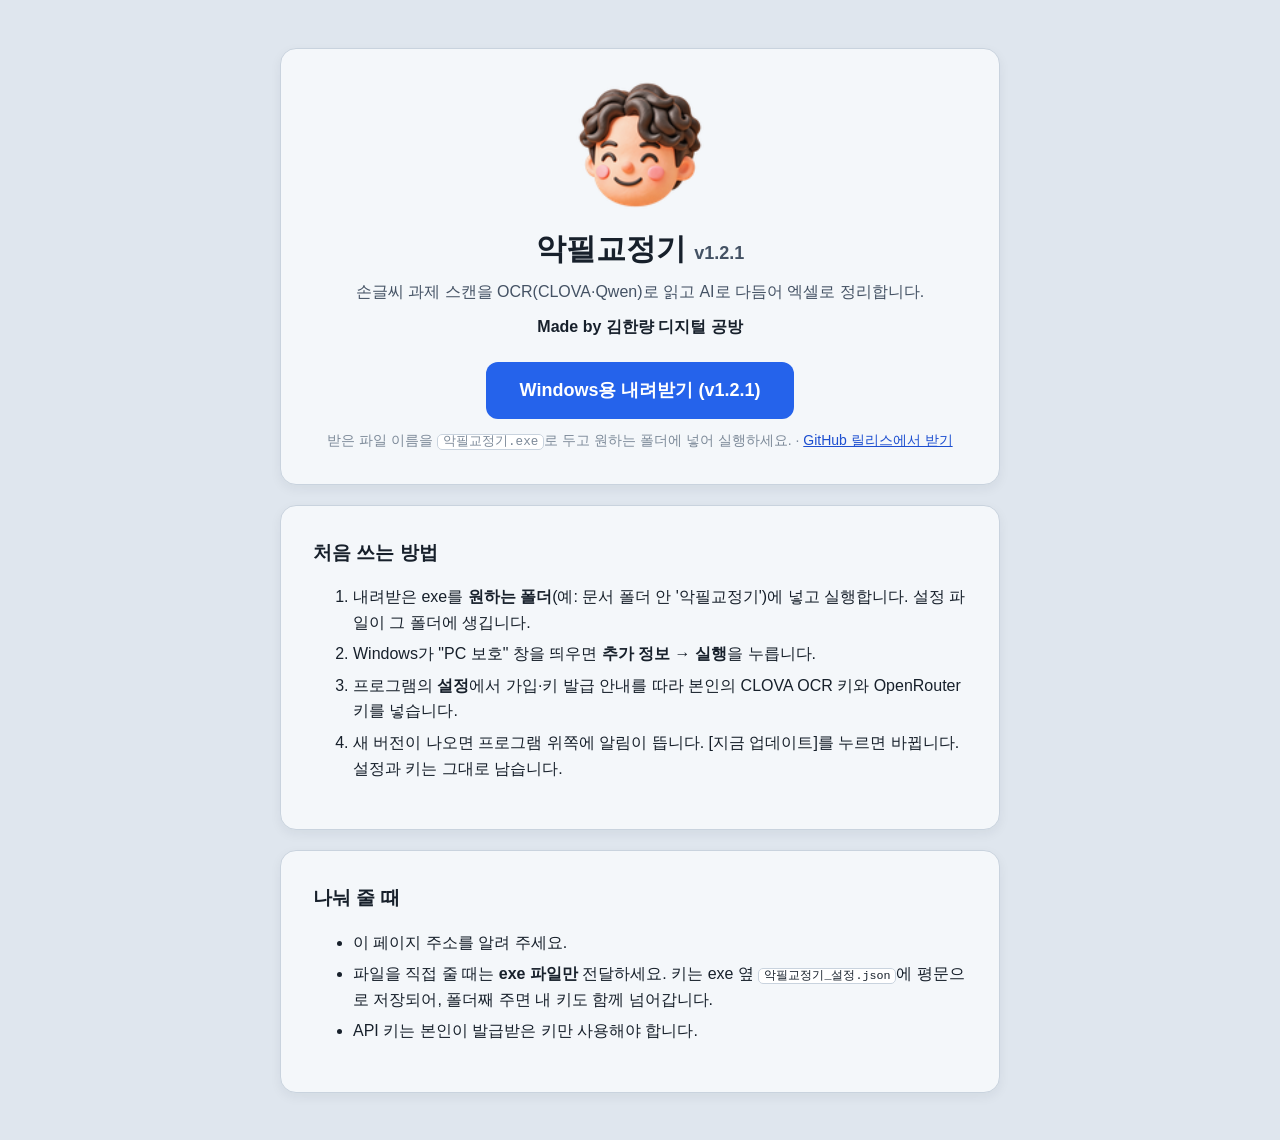
<file: index.html>
<!DOCTYPE html>
<html lang="ko">
<head>
<meta charset="UTF-8">
<meta name="viewport" content="width=device-width, initial-scale=1">
<title>악필교정기 내려받기</title>
<link rel="icon" href="face.png">
<style>
  :root { --bg: #dfe6ee; --card: #f4f7fa; --text: #17202b; --text-2: #445264; --muted: #7d8a99; --border: #c9d3de; --accent: #2563eb; --accent-hover: #1d4fd0; }
  * { box-sizing: border-box; }
  body { margin: 0; background: var(--bg); color: var(--text); line-height: 1.6;
    font-family: "Pretendard", "Malgun Gothic", "Apple SD Gothic Neo", -apple-system, "Segoe UI", sans-serif; }
  main { max-width: 760px; margin: 48px auto; padding: 0 20px; }
  .card { background: var(--card); border: 1px solid var(--border); border-radius: 16px; padding: 32px; margin-bottom: 20px; box-shadow: 0 4px 12px rgba(23, 32, 43, .06); }
  .hero { text-align: center; }
  .hero img { width: 128px; height: 128px; }
  h1 { margin: 8px 0 0; font-size: 30px; }
  h1 small { font-size: 18px; color: var(--text-2); font-weight: 700; }
  .tag { color: var(--text-2); margin: 6px 0 0; }
  .maker { font-weight: 700; margin-top: 10px; }
  .dl { display: inline-block; margin-top: 22px; padding: 14px 34px; border-radius: 12px; background: var(--accent); color: #fff; font-size: 18px; font-weight: 800; text-decoration: none; }
  .dl:hover { background: var(--accent-hover); }
  .sub { margin-top: 10px; font-size: 14px; color: var(--muted); }
  .sub a { color: var(--accent-hover); }
  h2 { font-size: 19px; margin: 0 0 12px; }
  li { margin-bottom: 6px; }
  .notes h3 { font-size: 16px; margin: 14px 0 6px; color: var(--text); }
  .notes h3:first-child { margin-top: 0; }
  .notes ul { margin: 0; padding-left: 20px; }
  .notes p { margin: 6px 0; }
  .notes a { color: var(--accent-hover); }
  .notes { overflow-wrap: anywhere; font-size: 14px; font-family: inherit; line-height: 1.7; color: var(--text-2); background: #fff; border: 1px solid var(--border); border-radius: 10px; padding: 12px 14px; margin: 0; }
  code { background: #fff; border: 1px solid var(--border); border-radius: 5px; padding: 0 5px; font-size: .9em; }
</style>
</head>
<body>
<main>
  <section class="card hero">
    <img src="face.png" alt="">
    <h1>악필교정기 <small>v1.2.1</small></h1>
    <p class="tag">손글씨 과제 스캔을 OCR(CLOVA·Qwen)로 읽고 AI로 다듬어 엑셀로 정리합니다.</p>
    <div class="maker">Made by 김한량 디지털 공방</div>
    <a class="dl" href="Akpil-1.2.1.exe" download="악필교정기.exe">Windows용 내려받기 (v1.2.1)</a>
    <div class="sub">받은 파일 이름을 <code>악필교정기.exe</code>로 두고 원하는 폴더에 넣어 실행하세요. · <a href="https://github.com/kkchori511/ncloud-pdf-ocr/releases/latest">GitHub 릴리스에서 받기</a></div>
  </section>

  <section class="card">
    <h2>처음 쓰는 방법</h2>
    <ol>
      <li>내려받은 exe를 <b>원하는 폴더</b>(예: 문서 폴더 안 '악필교정기')에 넣고 실행합니다. 설정 파일이 그 폴더에 생깁니다.</li>
      <li>Windows가 "PC 보호" 창을 띄우면 <b>추가 정보 → 실행</b>을 누릅니다.</li>
      <li>프로그램의 <b>설정</b>에서 가입·키 발급 안내를 따라 본인의 CLOVA OCR 키와 OpenRouter 키를 넣습니다.</li>
      <li>새 버전이 나오면 프로그램 위쪽에 알림이 뜹니다. [지금 업데이트]를 누르면 바뀝니다. 설정과 키는 그대로 남습니다.</li>
    </ol>
  </section>

  <section class="card">
    <h2>나눠 줄 때</h2>
    <ul>
      <li>이 페이지 주소를 알려 주세요.</li>
      <li>파일을 직접 줄 때는 <b>exe 파일만</b> 전달하세요. 키는 exe 옆 <code>악필교정기_설정.json</code>에 평문으로 저장되어, 폴더째 주면 내 키도 함께 넘어갑니다.</li>
      <li>API 키는 본인이 발급받은 키만 사용해야 합니다.</li>
    </ul>
  </section>

  <section class="card" id="notesCard" hidden>
    <h2>바뀐 내용</h2>
    <div class="notes" id="notes"></div>
  </section>
</main>
<script>
  // 릴리스 노트의 간단한 마크다운(제목, 목록, 굵게, 주소)만 그린다. 글은 먼저 이스케이프한다.
  function renderNotes(md) {
    const esc = (t) => t.replace(/&/g, '&amp;').replace(/</g, '&lt;').replace(/>/g, '&gt;').replace(/"/g, '&quot;');
    const inline = (t) => esc(t)
      .replace(/\*\*(.+?)\*\*/g, '<b>$1</b>')
      .replace(/(https:\/\/[^\s)<]+)/g, '<a href="$1">$1</a>');
    let html = '', list = false;
    for (const line of md.split('\n')) {
      const h = line.match(/^#{1,6}\s+(.*)$/);
      const li = line.match(/^\s*[-*]\s+(.*)$/);
      if (!li && list) { html += '</ul>'; list = false; }
      if (h) html += `<h3>${inline(h[1])}</h3>`;
      else if (li) { if (!list) { html += '<ul>'; list = true; } html += `<li>${inline(li[1])}</li>`; }
      else if (line.trim()) html += `<p>${inline(line)}</p>`;
    }
    return html + (list ? '</ul>' : '');
  }
  // 최신 릴리스 노트(GitHub API). 못 읽으면 칸을 숨긴 채 둔다.
  fetch('https://api.github.com/repos/kkchori511/ncloud-pdf-ocr/releases/latest')
    .then((r) => (r.ok ? r.json() : null))
    .then((d) => {
      if (!d || !d.body) return;
      const body = d.body.replace(/\r/g, '').split('\n').filter((l) => !/^\*\*Full Changelog/.test(l)).join('\n').trim();
      if (!body) return;
      document.getElementById('notes').innerHTML = renderNotes(body);
      document.getElementById('notesCard').hidden = false;
    })
    .catch(() => {});
</script>
</body>
</html>
</file>
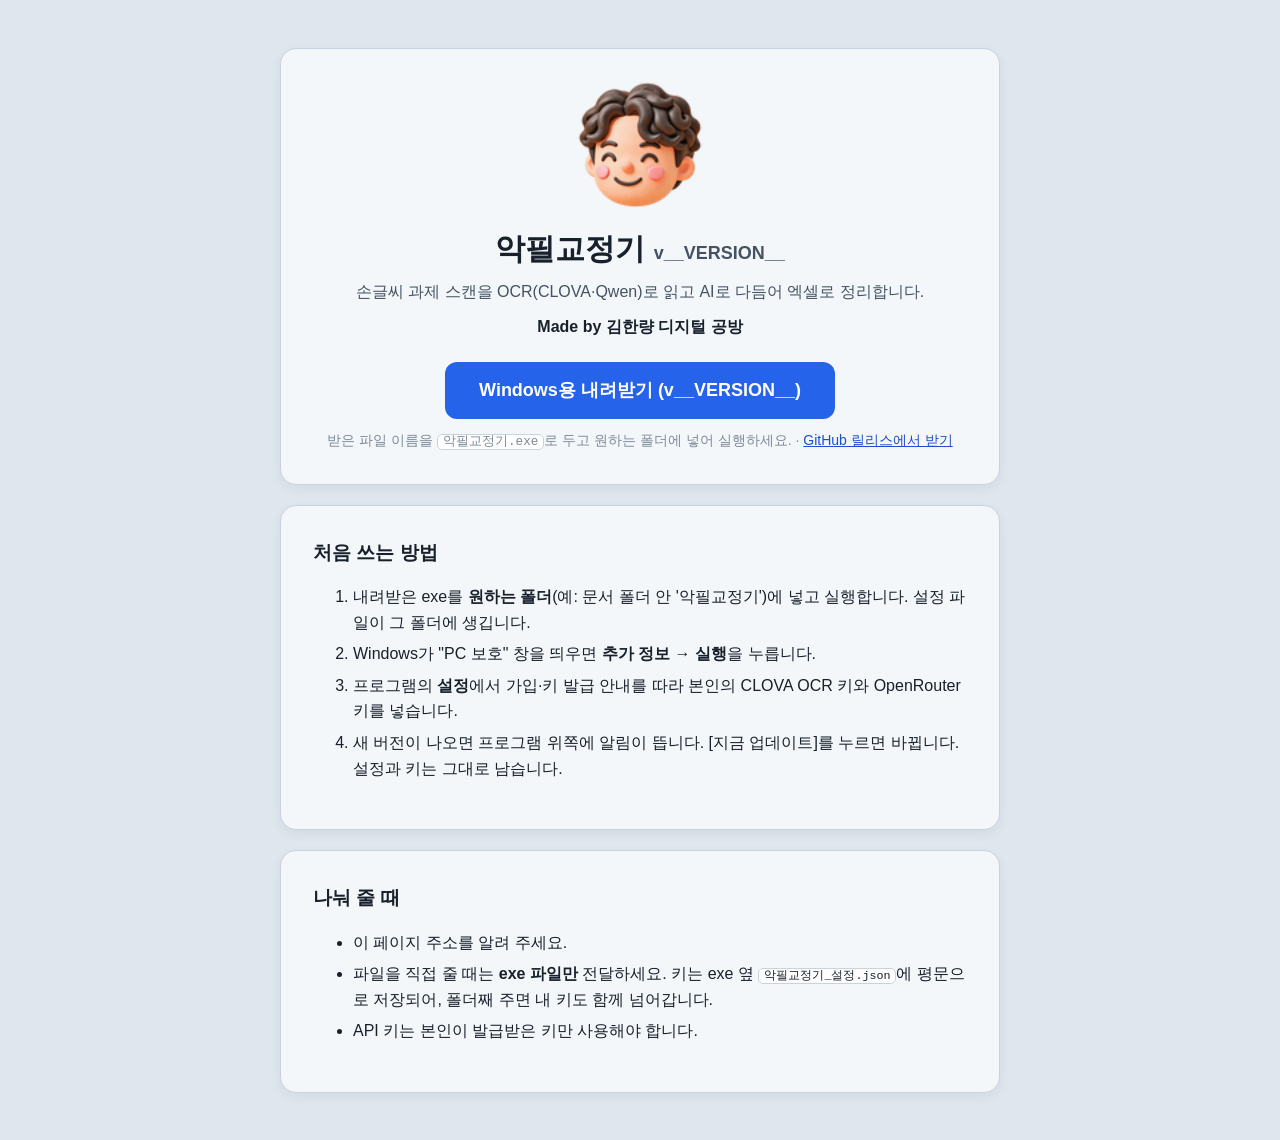
<file: site/index.html>
<!DOCTYPE html>
<html lang="ko">
<head>
<meta charset="UTF-8">
<meta name="viewport" content="width=device-width, initial-scale=1">
<title>악필교정기 내려받기</title>
<link rel="icon" href="face.png">
<style>
  :root { --bg: #dfe6ee; --card: #f4f7fa; --text: #17202b; --text-2: #445264; --muted: #7d8a99; --border: #c9d3de; --accent: #2563eb; --accent-hover: #1d4fd0; }
  * { box-sizing: border-box; }
  body { margin: 0; background: var(--bg); color: var(--text); line-height: 1.6;
    font-family: "Pretendard", "Malgun Gothic", "Apple SD Gothic Neo", -apple-system, "Segoe UI", sans-serif; }
  main { max-width: 760px; margin: 48px auto; padding: 0 20px; }
  .card { background: var(--card); border: 1px solid var(--border); border-radius: 16px; padding: 32px; margin-bottom: 20px; box-shadow: 0 4px 12px rgba(23, 32, 43, .06); }
  .hero { text-align: center; }
  .hero img { width: 128px; height: 128px; }
  h1 { margin: 8px 0 0; font-size: 30px; }
  h1 small { font-size: 18px; color: var(--text-2); font-weight: 700; }
  .tag { color: var(--text-2); margin: 6px 0 0; }
  .maker { font-weight: 700; margin-top: 10px; }
  .dl { display: inline-block; margin-top: 22px; padding: 14px 34px; border-radius: 12px; background: var(--accent); color: #fff; font-size: 18px; font-weight: 800; text-decoration: none; }
  .dl:hover { background: var(--accent-hover); }
  .sub { margin-top: 10px; font-size: 14px; color: var(--muted); }
  .sub a { color: var(--accent-hover); }
  h2 { font-size: 19px; margin: 0 0 12px; }
  li { margin-bottom: 6px; }
  .notes h3 { font-size: 16px; margin: 14px 0 6px; color: var(--text); }
  .notes h3:first-child { margin-top: 0; }
  .notes ul { margin: 0; padding-left: 20px; }
  .notes p { margin: 6px 0; }
  .notes a { color: var(--accent-hover); }
  .notes { overflow-wrap: anywhere; font-size: 14px; font-family: inherit; line-height: 1.7; color: var(--text-2); background: #fff; border: 1px solid var(--border); border-radius: 10px; padding: 12px 14px; margin: 0; }
  code { background: #fff; border: 1px solid var(--border); border-radius: 5px; padding: 0 5px; font-size: .9em; }
</style>
</head>
<body>
<main>
  <section class="card hero">
    <img src="face.png" alt="">
    <h1>악필교정기 <small>v__VERSION__</small></h1>
    <p class="tag">손글씨 과제 스캔을 OCR(CLOVA·Qwen)로 읽고 AI로 다듬어 엑셀로 정리합니다.</p>
    <div class="maker">Made by 김한량 디지털 공방</div>
    <a class="dl" href="Akpil-__VERSION__.exe" download="악필교정기.exe">Windows용 내려받기 (v__VERSION__)</a>
    <div class="sub">받은 파일 이름을 <code>악필교정기.exe</code>로 두고 원하는 폴더에 넣어 실행하세요. · <a href="https://github.com/kkchori511/ncloud-pdf-ocr/releases/latest">GitHub 릴리스에서 받기</a></div>
  </section>

  <section class="card">
    <h2>처음 쓰는 방법</h2>
    <ol>
      <li>내려받은 exe를 <b>원하는 폴더</b>(예: 문서 폴더 안 '악필교정기')에 넣고 실행합니다. 설정 파일이 그 폴더에 생깁니다.</li>
      <li>Windows가 "PC 보호" 창을 띄우면 <b>추가 정보 → 실행</b>을 누릅니다.</li>
      <li>프로그램의 <b>설정</b>에서 가입·키 발급 안내를 따라 본인의 CLOVA OCR 키와 OpenRouter 키를 넣습니다.</li>
      <li>새 버전이 나오면 프로그램 위쪽에 알림이 뜹니다. [지금 업데이트]를 누르면 바뀝니다. 설정과 키는 그대로 남습니다.</li>
    </ol>
  </section>

  <section class="card">
    <h2>나눠 줄 때</h2>
    <ul>
      <li>이 페이지 주소를 알려 주세요.</li>
      <li>파일을 직접 줄 때는 <b>exe 파일만</b> 전달하세요. 키는 exe 옆 <code>악필교정기_설정.json</code>에 평문으로 저장되어, 폴더째 주면 내 키도 함께 넘어갑니다.</li>
      <li>API 키는 본인이 발급받은 키만 사용해야 합니다.</li>
    </ul>
  </section>

  <section class="card" id="notesCard" hidden>
    <h2>바뀐 내용</h2>
    <div class="notes" id="notes"></div>
  </section>
</main>
<script>
  // 릴리스 노트의 간단한 마크다운(제목, 목록, 굵게, 주소)만 그린다. 글은 먼저 이스케이프한다.
  function renderNotes(md) {
    const esc = (t) => t.replace(/&/g, '&amp;').replace(/</g, '&lt;').replace(/>/g, '&gt;').replace(/"/g, '&quot;');
    const inline = (t) => esc(t)
      .replace(/\*\*(.+?)\*\*/g, '<b>$1</b>')
      .replace(/(https:\/\/[^\s)<]+)/g, '<a href="$1">$1</a>');
    let html = '', list = false;
    for (const line of md.split('\n')) {
      const h = line.match(/^#{1,6}\s+(.*)$/);
      const li = line.match(/^\s*[-*]\s+(.*)$/);
      if (!li && list) { html += '</ul>'; list = false; }
      if (h) html += `<h3>${inline(h[1])}</h3>`;
      else if (li) { if (!list) { html += '<ul>'; list = true; } html += `<li>${inline(li[1])}</li>`; }
      else if (line.trim()) html += `<p>${inline(line)}</p>`;
    }
    return html + (list ? '</ul>' : '');
  }
  // 최신 릴리스 노트(GitHub API). 못 읽으면 칸을 숨긴 채 둔다.
  fetch('https://api.github.com/repos/kkchori511/ncloud-pdf-ocr/releases/latest')
    .then((r) => (r.ok ? r.json() : null))
    .then((d) => {
      if (!d || !d.body) return;
      const body = d.body.replace(/\r/g, '').split('\n').filter((l) => !/^\*\*Full Changelog/.test(l)).join('\n').trim();
      if (!body) return;
      document.getElementById('notes').innerHTML = renderNotes(body);
      document.getElementById('notesCard').hidden = false;
    })
    .catch(() => {});
</script>
</body>
</html>
</file>
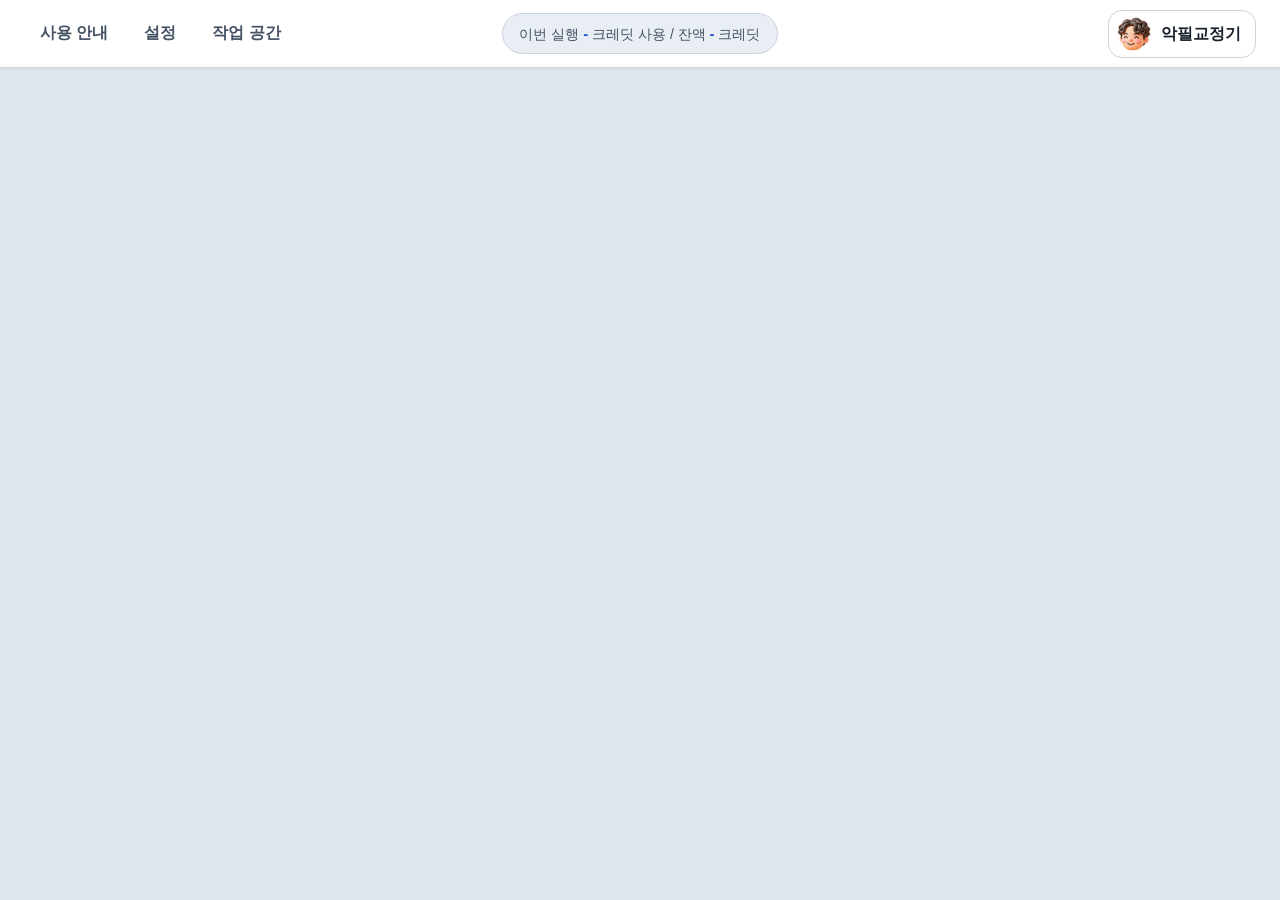
<file: app/web/index.html>
<!DOCTYPE html>
<html lang="ko">
<head>
<meta charset="UTF-8">
<title>악필교정기</title>
<link rel="stylesheet" href="style.css">
</head>
<body>
<header class="topbar">
  <nav class="menu">
    <button type="button" data-panel="guide" class="menu-btn">사용 안내</button>
    <button type="button" data-panel="settings" class="menu-btn">설정</button>
    <button type="button" data-panel="main" class="menu-btn">작업 공간</button>
  </nav>
  <div class="credit" id="creditBox">이번 실행 <b id="runCost">-</b> 크레딧 사용 / 잔액 <b id="balance">-</b> 크레딧</div>
  <button type="button" class="brand" id="brandBox" title="배포 안내">
    <img src="face.png" alt="" class="brand-face">
    <span class="brand-text">
      <span class="brand-line"><span class="app-name">악필교정기</span> <span class="app-ver" id="appVer"></span></span>
      <span class="maker" id="maker"></span>
    </span>
  </button>
</header>
<div class="update-bar" id="updateBar" hidden>
  <span id="updateText"></span>
  <span class="spacer"></span>
  <button type="button" id="updateNotesBtn">바뀐 내용</button>
  <button type="button" class="primary" id="updateNowBtn">지금 업데이트</button>
  <button type="button" id="updateLaterBtn">나중에</button>
</div>

<main>
  <!-- ===== 사용 안내 ===== -->
  <section class="panel" data-panel-content="guide">
    <div class="card">
      <h2>사용 순서</h2>
      <div class="usage">
        <h3>처음 한 번: 설정</h3>
        <ol>
          <li>상단 <b>설정</b>을 엽니다. 키가 없다면 <b>연결 정보</b> 맨 위의 <b>가입 - 키 발급 안내</b>를 펼쳐 차례대로 따라 합니다.</li>
          <li><b>OCR 언어</b>를 고르고, 네이버 콘솔에서 복사한 <b>CLOVA Secret Key</b>와 <b>CLOVA Invoke URL</b>, <b>OpenRouter API 키</b>를 붙여넣습니다. 입력하면 자동 저장됩니다.</li>
          <li><b>AI 모델</b>에서 [모델 페이지]를 눌러 OpenRouter 모델 목록을 열고, 쓸 모델의 ID(예: <code>google/gemini-2.5-flash</code>)를 복사한 뒤 [붙여넣기]를 누릅니다. 오른쪽에 100만 토큰당 단가가 나오면 올바른 모델입니다.
            <ul>
              <li><b>정제 모델</b>은 학생 수만큼 호출되니 저렴하고 빠른 모델을 권합니다.</li>
              <li><b>변환 모델</b>은 글 품질이 중요하니 성능 좋은 모델을 권합니다.</li>
            </ul>
          </li>
          <li>필요하면 <b>정제 프롬프트</b> A(최소 교정), B(문장 완성)의 규칙을 고칩니다.</li>
        </ol>

        <h3>1단계 - OCR과 정제</h3>
        <ol>
          <li><b>작업 공간</b>에서 [PDF 선택]으로 스캔한 과제 PDF를 고릅니다. 페이지 수가 함께 표시됩니다.</li>
          <li><b>학생 1명당 페이지 수</b>를 넣습니다. 단면 스캔은 1, 양면 스캔은 2입니다. 전체 페이지가 나누어떨어지지 않으면 경고가 뜹니다.</li>
          <li><b>정제 방식</b>을 고릅니다.
            <ul>
              <li><b>최소 교정</b>: OCR 오인식, 맞춤법, 띄어쓰기만 고칩니다.</li>
              <li><b>문장 완성</b>: 끊긴 문장까지 자연스럽게 완성합니다. 새 내용은 넣지 않습니다.</li>
            </ul>
          </li>
          <li><b>읽는 방식</b>: <b>CLOVA만</b>(기본), <b>Qwen만</b>(페이지 그림을 Qwen에 보냄, CLOVA 키 없이도 됨), <b>하이브리드</b>(둘 다 읽고 다르게 읽은 곳만 고름) 중에서 고릅니다. Qwen 설정은 <b>설정 &gt; Qwen으로 스캔 읽기</b>에 있습니다.
            <ul>
              <li>Qwen에 보낼 때는 <b>위쪽 가리기</b> 비율만큼 페이지 위쪽을 흰색으로 덮어 학번·이름이 나가지 않게 합니다(기본 12%). 첫 쪽 미리보기로 맞추세요.</li>
              <li>하이브리드는 원본 보기에서 다르게 읽은 줄마다 원본 확대 그림을 보며 [CLOVA]·[Qwen]·[고치기] 중에 고릅니다. [AI 제안]은 그림 없이 그 글자와 앞뒤 문맥만 보내 어느 쪽이 맞을지 추천받습니다(학번·이름은 ○로 지움). 고르지 않은 곳은 CLOVA 글이 들어갑니다.</li>
            </ul>
          </li>
          <li><b>읽을 단</b>: 한쪽 단이 인쇄된 지문이면 [왼쪽만]·[오른쪽만]을 고릅니다. 빼는 단 맨 위의 학번·이름 줄은 남깁니다. Qwen에는 그 단만 잘라 보냅니다. 원본 보기에서 쪽마다 따로 바꿀 수 있고, 단 경계는 점선, 빼는 단은 회색으로 보입니다.</li>
          <li><b>2단 나누기</b>: 가로로 놓인 A3처럼 한 쪽에 글이 두 단이면, 자동으로 왼쪽 단을 다 읽은 뒤 오른쪽 단을 읽습니다. 섞여 나오면 [항상 2단으로], 한 단짜리인데 잘못 나뉘면 [나누지 않음]을 고르세요. 기울어진 스캔은 조금(10도 이하) 바로잡고, 너무 기울면 다시 스캔하라고 알려 줍니다.</li>
          <li>[1단계 시작]을 누르면 진행 창이 뜹니다. OCR은 10페이지씩 나눠 읽습니다. 경과 시간이 올라가고 있으면 정상 진행 중입니다. 잘못 시작했다면 [중지]를 누르세요. 중지해도 이미 읽은 쪽은 남고, [못 읽은 쪽 다시 읽기]로 나머지만 읽습니다.</li>
          <li><b>묶기 확인</b>: 페이지 그림이 학생별로 나옵니다. 학생마다 장수가 다르면 그 학생 첫 페이지의 <b>[새 학생]</b>을 누르고, 백지나 표지는 <b>[빼기]</b>를 누릅니다. 페이지를 누르면 원본과 OCR 글자를 나란히 봅니다.</li>
          <li>학번과 이름은 머리글(학번:, 이름:, 2학년 3반 1번 같은 줄)에서 프로그램이 찾고, 그 줄을 지운 본문만 AI에 보냅니다. 못 찾은 학생만 머리글을 함께 보내 AI가 찾습니다.</li>
          <li>[정제 시작]을 누르면 학생마다 정제합니다. 묶기를 확인할 필요가 없으면 <b>묶기 확인 없이 OCR 뒤 바로 정제</b>를 체크해 두세요.</li>
          <li>문제없이 끝나면 1단계는 자동으로 접히고 2단계 학생 목록이 나옵니다. 학생 카드의 [원본 보기]로 스캔 그림과 대조할 수 있습니다.</li>
        </ol>

        <h3>2단계 - 변환</h3>
        <ol>
          <li>학생 카드에서 학번과 이름을 확인합니다. <span class="mark-missing">노란 칸</span>은 찾지 못한 곳이니 직접 입력하세요. 원본도 고칠 수 있습니다.</li>
          <li>[학번순], [이름순]으로 정렬하면 빠진 학생이나 잘못 읽은 학번을 찾기 쉽습니다.</li>
          <li>지침 탭을 고르고 <b>변환 지침(프롬프트)</b>을 씁니다. 원하는 결과 모양의 글을 <b>예시</b> 칸에 넣으면 AI가 문체와 형식을 참고합니다. 탭 5개에 각각 다른 지침과 예시를 저장해 둘 수 있습니다.</li>
          <li><b>목표 분량</b>을 바이트로 넣습니다. 한글 1자는 3바이트, 영어, 숫자, 기호, 공백은 1바이트입니다. 결과 바이트 수가 목표에서 10% 넘게 벗어나면 빨갛게 표시됩니다.</li>
          <li>변환할 학생을 체크하고 [체크한 학생 변환]을 누릅니다. 결과는 <b>1안</b>에 들어갑니다.</li>
          <li>다시 변환하면 <b>2안</b>에 들어갑니다. 그다음부터는 2안이 1안으로 옮겨지고 기존 1안은 지워지며, 새 결과가 2안에 들어갑니다. 지워지기 전에 경고가 뜹니다.</li>
          <li>한 학생만 다시 돌리려면 카드의 [N번째 학생 다시 변환]을 누릅니다.</li>
        </ol>

        <h3>저장</h3>
        <ol>
          <li>학생마다 [1안 선택] 또는 [2안 선택]을 누릅니다. [1안 전체 선택], [2안 전체 선택]으로 한 번에 고를 수도 있습니다.</li>
          <li>[xlsx 저장]을 누르고 파일 이름을 정합니다. A~D열에 학번, 이름, 원본, 변환 내용이 화면 정렬 순서대로 저장됩니다. 안을 고르지 않은 학생은 변환 칸이 비어 있습니다.</li>
          <li>변환 없이 원본만 필요하면 [변환 없이 저장]을 누릅니다. A~C열만 저장됩니다.</li>
        </ol>

        <h3>다른 사람에게 줄 때</h3>
        <ul>
          <li>다른 사람에게는 내려받기 페이지 주소(<a href="https://kkchori511.github.io/ncloud-pdf-ocr/">kkchori511.github.io/ncloud-pdf-ocr</a>)를 알려 주세요.</li>
          <li>파일을 직접 줄 때는 <b class="danger-text">exe 파일만</b> 전달하세요. 키는 exe 옆 <code>악필교정기_설정.json</code>에 평문으로 저장되어, 폴더째 주면 내 키도 함께 넘어갑니다. 공용 PC라면 <b class="danger-text">설정 &gt; 연결 정보의 [키 초기화]</b>로 키를 지우세요.</li>
        </ul>
        <h3>업데이트</h3>
        <ul>
          <li>프로그램을 켜면 새 버전이 있는지 확인하고, 있으면 위쪽에 알림이 뜹니다. [지금 업데이트]를 누르면 새 버전을 받아 바꿔 두고, [다시 시작]을 누르면 새 버전으로 켜집니다. 설정과 키는 그대로 남습니다.</li>
          <li>학교 인터넷이 GitHub를 막아 받지 못하면 내려받기 페이지에서 직접 받아 exe를 바꿔 주세요.</li>
        </ul>
      </div>
    </div>
  </section>

  <!-- ===== 설정 ===== -->
  <section class="panel" data-panel-content="settings">
    <div class="card">
      <h2>연결 정보</h2>

      <details class="guide-box" id="guideBox">
        <summary>처음 사용하시나요? 가입 - 키 발급 안내 펼치기</summary>
        <div class="tab-bar guide-tabs">
          <button type="button" class="tab-btn active" data-tab="signup">1. CLOVA OCR 가입</button>
          <button type="button" class="tab-btn" data-tab="keys">2. Secret Key / URL 발급</button>
          <button type="button" class="tab-btn" data-tab="openrouter">3. OpenRouter 키 발급</button>
        </div>
        <div id="guideBody">
          <div class="tab-content" data-tab-content="openrouter">
            <ol>
              <li><a href="#" data-url="https://openrouter.ai">openrouter.ai</a>에 가입하고 로그인합니다.</li>
              <li><a href="#" data-url="https://openrouter.ai/settings/credits">Credits</a> 메뉴에서 크레딧을 충전합니다. (1크레딧 = 1달러)</li>
              <li><a href="#" data-url="https://openrouter.ai/settings/keys">Keys</a> 메뉴에서 <b>Create Key</b>를 눌러 키를 만들고, 아래 <b>OpenRouter API 키</b> 칸에 붙여넣습니다.</li>
              <li>키는 만들 때 한 번만 보이니 안전한 곳에 따로 보관하세요.</li>
            </ol>
          </div>
        </div>
      </details>

      <label for="ocrLang">OCR 언어</label>
      <select id="ocrLang" data-cfg="ocr_lang">
        <option value="ko">한국어 (ko)</option>
        <option value="en">영어 (en)</option>
        <option value="ja">일본어 (ja)</option>
        <option value="zh-TW">중국어 번체 (zh-TW)</option>
      </select>

      <label for="clovaSecret">CLOVA Secret Key</label>
      <div class="pw-wrap">
        <input type="password" id="clovaSecret" data-cfg="clova_secret" placeholder="X-OCR-SECRET 값">
        <button type="button" class="pw-toggle" data-target="clovaSecret">표시</button>
      </div>
      <label for="clovaUrl">CLOVA Invoke URL</label>
      <input type="text" id="clovaUrl" data-cfg="clova_url" placeholder="https://xxxxxxx.apigw.ntruss.com/custom/v1/xxxx/xxxxxxxx/general">

      <label for="orKey">OpenRouter API 키</label>
      <div class="pw-wrap">
        <input type="password" id="orKey" data-cfg="openrouter_key" placeholder="sk-or-...">
        <button type="button" class="pw-toggle" data-target="orKey">표시</button>
      </div>

      <div class="key-footer">
        <div class="notice">
          키는 이 프로그램 폴더의 설정 파일(<code id="cfgPath"></code>)에 평문으로 저장됩니다.
          공용 PC에서는 사용 후 반드시 <b class="danger-text">[키 초기화]</b>를 눌러 주세요.<br>
          다른 사람에게 줄 때는 <b class="danger-text">exe 파일만</b> 전달하거나 내려받기 페이지 주소(<a href="https://kkchori511.github.io/ncloud-pdf-ocr/">kkchori511.github.io/ncloud-pdf-ocr</a>)를 알려 주세요.<br>
          <b>API 키는 본인이 발급받은 키만 사용해야 하며, 타인의 키를 무단으로 사용하는 것은 금지됩니다.</b>
        </div>
        <button type="button" id="resetKeysBtn" class="btn-danger">키 초기화</button>
      </div>
    </div>

    <div class="card">
      <h2>AI 모델</h2>
      <p class="hint">
        [모델 페이지]에서 모델을 고르고 모델 ID(예: <code>google/gemini-2.5-flash</code>)나 주소를 복사한 뒤 [붙여넣기]를 누르세요.
      </p>
      <div class="model-row" data-model="refine_model">
        <div class="model-left">
          <label>정제 모델 (1단계, 학생 수만큼 호출되니 저렴한 모델 추천)</label>
          <div class="inline">
            <input type="text" class="model-input grow" data-cfg="refine_model">
            <button type="button" data-url="https://openrouter.ai/models">모델 페이지</button>
            <button type="button" class="paste-btn">붙여넣기</button>
          </div>
        </div>
        <div class="price"><div class="price-main"></div><div class="price-sub"></div></div>
      </div>
      <div class="model-row" data-model="transform_model">
        <div class="model-left">
          <label>변환 모델 (2단계)</label>
          <div class="inline">
            <input type="text" class="model-input grow" data-cfg="transform_model">
            <button type="button" data-url="https://openrouter.ai/models">모델 페이지</button>
            <button type="button" class="paste-btn">붙여넣기</button>
          </div>
        </div>
        <div class="price"><div class="price-main"></div><div class="price-sub"></div></div>
      </div>
    </div>

    <div class="card">
      <h2>Qwen으로 스캔 읽기 (OpenRouter)</h2>
      <p class="hint">작업 공간에서 읽는 방식을 <b>Qwen만</b>이나 <b>하이브리드</b>로 고르면 페이지 그림을 그림 읽는 AI(Qwen)에 보냅니다. 위의 OpenRouter 키를 씁니다.
        쪽마다 한 번 보내며 쪽당 약 1~3원이 듭니다. 그림을 보낼 때는 <b>학습 차단·보존 안 함</b>(<code>data_collection: deny</code>, <code>zdr: true</code>)을 항상 켜고, 이 조건을 받는 곳이 없으면 보내지 않습니다.</p>
      <label for="ocrAiModel">그림 읽기 모델</label>
      <select id="ocrAiModel" data-cfg="ocr_ai_model">
        <option value="qwen/qwen3-vl-235b-a22b-instruct">Qwen3 VL 235B (기본, 정확도 우선)</option>
        <option value="qwen/qwen3-vl-8b-instruct">Qwen3 VL 8B (조금 싸고 빠름)</option>
      </select>
      <label for="ocrFixModel">OCR 보정 모델 (하이브리드 검토의 [AI 제안])</label>
      <input type="text" id="ocrFixModel" data-cfg="ocr_fix_model" placeholder="비워 두면 정제 모델을 씁니다 (예: google/gemini-2.5-flash)">
      <div class="hint">그림 없이, 두 OCR이 다르게 읽은 곳의 글자와 앞뒤 문맥만 보냅니다. 학번·이름 칸의 값은 ○로 지우지만, 본문에 쓴 다른 사람 이름까지 다 찾지는 못합니다.</div>
      <label class="check-line consent"><input type="checkbox" id="ocrAiConsent"> 위쪽 가림 0%로 Qwen에 보내는 데 동의함 (이름·학번이 담긴 그림이 전송됨)</label>
    </div>

    <div class="card">
      <h2>정제 프롬프트</h2>
      <p class="hint">학번, 이름 찾기와 결과 형식(JSON)은 프로그램이 자동으로 덧붙입니다. 여기서는 교정 규칙만 고치세요.</p>
      <div class="two-col">
        <div>
          <label for="refineA">최소 교정 (A)</label>
          <textarea id="refineA" rows="8"></textarea>
        </div>
        <div>
          <label for="refineB">문장 완성 (B)</label>
          <textarea id="refineB" rows="8"></textarea>
        </div>
      </div>
      <div class="right"><button type="button" id="resetRefineBtn">기본값으로 되돌리기</button></div>
    </div>
    <div class="saved-note" id="savedNote">입력하면 자동 저장됩니다.</div>
  </section>

  <!-- ===== 작업 공간 ===== -->
  <section class="panel" data-panel-content="main">
    <div class="card" id="stage1">
      <div class="card-head">
        <h2>1단계 - OCR과 정제</h2>
        <span class="stage-summary" id="stage1Summary"></span>
        <button type="button" class="link-btn" id="stage1Toggle" hidden>펼치기</button>
      </div>
      <div class="card-body" id="stage1Body">
        <div class="row">
          <div class="field grow">
            <label>스캔 PDF</label>
            <div class="inline">
              <button type="button" id="pickPdfBtn">PDF 선택</button>
              <span id="pdfName" class="muted">선택한 파일 없음</span>
            </div>
          </div>
          <div class="field">
            <label for="perStudent">학생 1명당 페이지 수</label>
            <input type="number" id="perStudent" min="1" value="1" class="num">
          </div>
          <div class="field">
            <label>정제 방식</label>
            <div class="segmented">
              <label><input type="radio" name="refineMode" value="A"><span>최소 교정</span></label>
              <label><input type="radio" name="refineMode" value="B"><span>문장 완성</span></label>
            </div>
          </div>
        </div>
        <div class="row row-2">
          <div class="field">
            <label>읽는 방식</label>
            <div class="segmented" id="engineSeg">
              <label title="CLOVA OCR로 읽습니다."><input type="radio" name="ocrEngine" value="clova"><span>CLOVA만</span></label>
              <label title="페이지 그림을 Qwen에 보내 읽습니다. CLOVA 키가 없어도 됩니다."><input type="radio" name="ocrEngine" value="ai"><span>Qwen만</span></label>
              <label title="둘 다 읽고 다르게 읽은 곳만 원본을 보며 고릅니다(시간·비용 더 듦)."><input type="radio" name="ocrEngine" value="hybrid"><span>하이브리드</span></label>
            </div>
          </div>
          <div class="field">
            <label for="layoutMode">2단 나누기</label>
            <select id="layoutMode">
              <option value="auto">자동 (두 단이면 왼쪽 → 오른쪽 순서로)</option>
              <option value="off">나누지 않음</option>
              <option value="two">항상 2단으로</option>
            </select>
          </div>
          <div class="field">
            <label for="readSide">읽을 단</label>
            <select id="readSide">
              <option value="both">둘 다</option>
              <option value="left">왼쪽만 (오른쪽은 지문 등)</option>
              <option value="right">오른쪽만 (왼쪽은 지문 등)</option>
            </select>
          </div>
          <label class="check-line"><input type="checkbox" id="skipGroupCheck"> 묶기 확인 없이 OCR 뒤 바로 정제</label>
        </div>
        <div class="mask-box" id="maskBox" hidden>
          <div class="mask-left">
            <label for="maskPct">Qwen에 보낼 때 위쪽 가리기</label>
            <div class="inline"><input type="number" id="maskPct" class="num" min="0" max="40" step="1"><span class="unit">%</span></div>
            <p class="hint">학번·이름 칸이 있는 위쪽을 흰색으로 덮어 보냅니다(이 PC 안에서 덮음). 오른쪽 미리보기에서 머리글이 다 가려지는지 확인하세요.
              이미 Qwen에 보낸 쪽이 있으면 처음 비율을 그대로 씁니다. 0%로 보내려면 설정에서 동의가 필요합니다.</p>
            <p class="hint">Qwen만으로 읽으면 가린 머리글의 학번·이름을 찾을 수 없어 노란 칸으로 남습니다. 하이브리드는 가린 곳을 CLOVA 글로 채웁니다.</p>
          </div>
          <div class="mask-preview"><img id="maskPreview" alt="첫 쪽 가림 미리보기"><span id="maskPreviewMsg" class="muted">PDF를 고르면 첫 쪽 미리보기가 나옵니다.</span></div>
        </div>
        <div id="pageWarn" class="warn" hidden></div>
        <button type="button" class="primary block" id="stage1Btn">1단계 시작 (OCR - 묶기 확인 - 정제)</button>
        <div id="status" class="status" hidden></div>

        <div class="group-box" id="groupBox" hidden>
          <div class="group-head">
            <h3>묶기 확인</h3>
            <span id="groupSummary" class="group-summary"></span>
            <span class="spacer"></span>
            <button type="button" id="regroupBtn">학생당 페이지 수로 다시 묶기</button>
            <button type="button" id="rereadBtn" hidden>못 읽은 쪽 다시 읽기</button>
            <button type="button" class="primary" id="refineBtn">정제 시작</button>
          </div>
          <p class="hint">페이지를 누르면 원본과 OCR 글자를 크게 봅니다. 하이브리드면 거기서 <b>다르게 읽은 곳</b>을 고릅니다(고르지 않은 곳은 CLOVA 글). <b>[새 학생]</b>은 그 페이지부터 다음 학생, <b>[빼기]</b>는 정제에서 뺍니다.
            학번·이름은 머리글에서 규칙으로 찾은 값이고, 못 찾은 학생은 정제할 때 AI가 머리글을 보고 찾습니다.</p>
          <div id="groupList"></div>
        </div>
      </div>
    </div>

    <div class="card" id="stage2" hidden>
      <h2>2단계 - 변환</h2>

      <div class="prompt-box">
        <div class="tab-bar" id="promptTabs"></div>
        <div class="prompt-meta">
          <label for="tabName" class="inline-label">탭 이름</label>
          <input type="text" id="tabName" class="tab-name">
          <span class="hint-inline">선택한 탭의 지침으로 변환합니다.</span>
          <span class="spacer"></span>
          <label for="targetBytes" class="inline-label">목표 분량</label>
          <input type="number" id="targetBytes" min="0" step="100" class="num">
          <span class="unit">바이트</span>
        </div>
        <div class="two-col prompt-cols">
          <div class="prompt-col">
            <div class="col-label">변환 지침(프롬프트)</div>
            <textarea id="tabPrompt" class="fill" placeholder="예: 다음 글을 바탕으로 학생의 탐구 과정과 배운 점이 드러나게 세특 문장으로 써 줘."></textarea>
          </div>
          <div class="prompt-col">
            <div class="col-label">예시 (선택) <span class="bytes-badge" id="exampleBytes"></span></div>
            <textarea id="tabExample" class="fill" placeholder="원하는 결과 모양의 글을 넣으면 AI가 문체와 형식을 참고합니다. 비워 두면 지침만 사용합니다."></textarea>
          </div>
        </div>
        <div class="hint">한글 1자 = 3바이트, 영어, 숫자, 기호, 공백 = 1바이트. 목표 분량이 0이면 분량을 지정하지 않습니다.</div>
      </div>

      <div class="toolbar">
        <div class="group">
          <span class="group-label">정렬</span>
          <div class="group-btns">
            <button type="button" data-sort="scan" class="sort-btn active">스캔순</button>
            <button type="button" data-sort="id" class="sort-btn">학번순</button>
            <button type="button" data-sort="name" class="sort-btn">이름순</button>
          </div>
        </div>
        <div class="group">
          <span class="group-label">변환 대상</span>
          <div class="group-btns">
            <button type="button" id="checkAllBtn">전체 선택</button>
            <button type="button" id="uncheckAllBtn">전체 해제</button>
            <button type="button" class="primary" id="transformBtn">체크한 학생 변환</button>
          </div>
        </div>
        <div class="group">
          <span class="group-label">결과 선택</span>
          <div class="group-btns">
            <button type="button" id="pickAll1Btn">1안 전체 선택</button>
            <button type="button" id="pickAll2Btn">2안 전체 선택</button>
            <button type="button" id="pickNoneBtn">선택 해제</button>
          </div>
        </div>
        <div class="group">
          <span class="group-label">저장</span>
          <div class="group-btns">
            <button type="button" id="saveRawBtn">변환 없이 저장</button>
            <button type="button" class="primary" id="saveBtn">xlsx 저장</button>
          </div>
        </div>
      </div>

      <div id="studentList"></div>
    </div>
  </section>
</main>

<!-- 진행 창 -->
<div class="modal" id="progress" hidden>
  <div class="modal-box progress-box">
    <h3 id="progTitle">진행 중</h3>
    <ul class="steps" id="progSteps"></ul>
    <div class="prog-foot">
      <span>경과 시간 <b id="progTime">0:00</b> - 멈춘 게 아니니 기다려 주세요</span>
      <button type="button" class="btn-danger" id="stopBtn">중지</button>
    </div>
  </div>
</div>

<!-- 원본 보기 -->
<div class="modal" id="viewer" hidden>
  <div class="modal-box viewer-box">
    <div class="viewer-head">
      <b id="viewerTitle"></b>
      <span class="spacer"></span>
      <button type="button" id="viewerPrev">◀ 이전 쪽</button>
      <span id="viewerPos" class="muted"></span>
      <button type="button" id="viewerNext">다음 쪽 ▶</button>
      <button type="button" class="primary" id="viewerClose">닫기</button>
    </div>
    <div class="viewer-body">
      <div class="viewer-img"><div class="img-wrap" id="viewerWrap"><img id="viewerImg" alt="원본 쪽"><svg id="viewerOverlay" preserveAspectRatio="none"></svg></div><div id="viewerImgMsg" class="muted"></div></div>
      <div class="viewer-text">
        <div class="viewer-meta">
          <label for="viewerMode" class="inline-label">2단 나누기</label>
          <select id="viewerMode">
            <option value="">설정 따름</option>
            <option value="auto">자동</option>
            <option value="off">나누지 않음</option>
            <option value="two">2단으로</option>
          </select>
          <label for="viewerSide" class="inline-label">읽을 단</label>
          <select id="viewerSide">
            <option value="">설정 따름</option>
            <option value="both">둘 다</option>
            <option value="left">왼쪽만</option>
            <option value="right">오른쪽만</option>
          </select>
          <span id="viewerBadge" class="badge"></span>
        </div>
        <div class="hint warn-line" id="viewerHint"></div>
        <div id="viewerReview"></div>
        <div class="final-head">
          <b>정제에 쓸 글</b>
          <span class="muted small" id="viewerFinalNote"></span>
          <span class="spacer"></span>
          <label class="check-line small" id="viewerFigsWrap" hidden><input type="checkbox" id="viewerFigs"> Qwen 그림 설명 넣기</label>
          <button type="button" class="mini" id="viewerEditBtn">직접 고치기</button>
        </div>
        <pre id="viewerText"></pre>
        <div id="viewerEdit" hidden>
          <textarea id="viewerEditText" rows="12"></textarea>
          <div class="right gap"><button type="button" id="viewerEditCancel">취소</button><button type="button" id="viewerEditClear" hidden>직접 고친 것 지우기</button><button type="button" class="primary" id="viewerEditSave">저장</button></div>
        </div>
      </div>
    </div>
  </div>
</div>

<!-- 확인 창 -->
<div class="modal" id="modal" hidden>
  <div class="modal-box">
    <div class="modal-msg" id="modalMsg"></div>
    <div class="modal-actions">
      <button type="button" id="modalCancel">취소</button>
      <button type="button" class="primary" id="modalOk">확인</button>
    </div>
  </div>
</div>

<script src="app.js"></script>
</body>
</html>
</file>
<file: app/web/style.css>
/* 색과 모양은 이 변수만 바꾸면 전체에 적용된다 */
:root {
  --bg: #dfe6ee;          /* 블루그레이 배경 */
  --surface: #f4f7fa;     /* 카드 바탕 */
  --surface-2: #e9eef4;   /* 묶음, 머리줄 바탕 */
  --input: #ffffff;       /* 입력하는 칸은 흰색 */
  --text: #17202b;
  --text-2: #445264;
  --muted: #7d8a99;
  --border: #c9d3de;
  --border-strong: #a7b4c3;
  --accent: #2563eb;
  --accent-hover: #1d4fd0;
  --accent-text: #ffffff;
  --accent-soft: #e3ecfd;
  --danger: #e5383b;
  --danger-soft: #fdecec;
  --warn-bg: #fff7d6;
  --warn-border: #f0cf5a;
  --radius: 14px;
  --radius-sm: 9px;
  --shadow: 0 1px 2px rgba(23, 32, 43, 0.06), 0 4px 12px rgba(23, 32, 43, 0.06);
  --font: "Pretendard", "Malgun Gothic", "Apple SD Gothic Neo", -apple-system, "Segoe UI", sans-serif;
}

* { box-sizing: border-box; }
body {
  margin: 0;
  background: var(--bg);
  color: var(--text);
  font-family: var(--font);
  font-size: 15px;
  line-height: 1.55;
  -webkit-font-smoothing: antialiased;
}
a { color: var(--accent-hover); font-weight: 600; }
code {
  background: var(--surface-2);
  border: 1px solid var(--border);
  padding: 1px 6px;
  border-radius: 5px;
  font-size: 0.88em;
}
.muted { color: var(--muted); }
.danger-text { color: var(--danger); }
.right { display: flex; justify-content: flex-end; margin-top: 10px; }

/* ---------- 상단 바 ---------- */
.topbar {
  position: sticky;
  top: 0;
  z-index: 20;
  display: grid;
  grid-template-columns: 1fr auto 1fr;
  align-items: center;
  gap: 16px;
  height: 68px;
  padding: 0 24px;
  background: var(--input);
  border-bottom: 1px solid var(--border);
  box-shadow: 0 1px 3px rgba(23, 32, 43, 0.06);
}
.menu { display: flex; gap: 4px; }
.menu-btn {
  border: none;
  background: none;
  padding: 9px 16px;
  border-radius: var(--radius-sm);
  font-size: 16px;
  font-weight: 700;
  color: var(--text-2);
}
.menu-btn:hover { background: var(--surface-2); border: none; }
.menu-btn.active { background: var(--accent-soft); color: var(--accent-hover); }
.credit {
  padding: 8px 16px;
  border: 1px solid var(--border);
  border-radius: 999px;
  background: var(--surface-2);
  font-size: 14px;
  color: var(--text-2);
  white-space: nowrap;
}
.credit b { color: var(--accent-hover); font-size: 15px; }
.brand {
  justify-self: end;
  display: flex;
  align-items: center;
  gap: 10px;
  padding: 6px 14px 6px 8px;
  border: 1px solid var(--border);
  border-radius: var(--radius);
  background: var(--input);
  text-align: left;
}
.brand:hover { border-color: var(--border-strong); background: var(--surface-2); }
.brand-face { width: 34px; height: 34px; }
.brand-text { display: flex; flex-direction: column; line-height: 1.25; }
.app-name { font-size: 16px; font-weight: 800; color: var(--text); }
.app-ver { font-size: 13px; font-weight: 700; color: var(--text-2); }
.maker { font-size: 11.5px; color: var(--muted); }

main { max-width: 1440px; margin: 0 auto; padding: 20px 24px 40px; }
.panel { display: none; }
.panel.active { display: block; }

/* ---------- 카드 ---------- */
.card {
  background: var(--surface);
  border: 1px solid var(--border);
  border-radius: var(--radius);
  padding: 22px 24px;
  box-shadow: var(--shadow);
  margin-bottom: 18px;
}
.card h2 { font-size: 19px; font-weight: 800; margin: 0 0 16px; }
.card-head { display: flex; align-items: center; gap: 14px; }
.card-head h2 { margin: 0; }
.card-body { margin-top: 16px; }
.card.collapsed { padding-top: 16px; padding-bottom: 16px; }
.stage-summary { color: var(--text-2); font-weight: 600; }
.link-btn { margin-left: auto; }
.usage h3 { font-size: 17px; margin: 22px 0 6px; }
.usage h3:first-child { margin-top: 0; }
.usage li { margin-bottom: 6px; }
.mark-missing { background: var(--warn-bg); border: 1px solid var(--warn-border); padding: 0 6px; border-radius: 4px; }

/* ---------- 입력 ---------- */
label { display: block; font-size: 14px; font-weight: 700; color: var(--text); margin: 16px 0 6px; }
.hint { font-size: 13px; color: var(--muted); margin-top: 6px; }
input[type="text"], input[type="password"], input[type="number"], select, textarea {
  width: 100%;
  padding: 9px 12px;
  border-radius: var(--radius-sm);
  border: 1px solid var(--border-strong);
  background: var(--input);
  color: var(--text);
  font: inherit;
}
textarea { resize: vertical; white-space: pre-wrap; line-height: 1.6; }
input:focus, select:focus, textarea:focus { outline: 2px solid var(--accent); outline-offset: 0; border-color: var(--accent); }
input.num { width: 110px; }
select { height: 42px; }
input.missing { background: var(--warn-bg); border-color: var(--warn-border); }
.pw-wrap { position: relative; }
.pw-wrap input { padding-right: 70px; }
.pw-toggle {
  position: absolute; right: 6px; top: 50%; transform: translateY(-50%);
  border: none; background: none; color: var(--accent-hover); font-size: 13px; font-weight: 700;
}
.pw-toggle:hover { border: none; background: none; }

/* ---------- 버튼 ---------- */
button {
  font: inherit;
  font-size: 14px;
  font-weight: 600;
  padding: 8px 14px;
  border-radius: var(--radius-sm);
  border: 1px solid var(--border-strong);
  background: var(--input);
  color: var(--text);
  cursor: pointer;
  white-space: nowrap;
}
button:hover { background: var(--accent-soft); border-color: var(--accent); }
button:disabled { opacity: 0.45; cursor: not-allowed; }
button.primary {
  background: var(--accent);
  border-color: var(--accent);
  color: var(--accent-text);
  font-weight: 800;
}
button.primary:hover { background: var(--accent-hover); border-color: var(--accent-hover); }
button.primary.block { width: 100%; padding: 13px; margin-top: 18px; font-size: 16px; }
.btn-danger { background: var(--danger); border-color: var(--danger); color: #fff; font-weight: 800; }
.btn-danger:hover { background: #c92a2d; border-color: #c92a2d; color: #fff; }

/* ---------- 배치 ---------- */
.row { display: flex; gap: 20px; align-items: flex-end; flex-wrap: wrap; }
.field label { margin-top: 0; }
.grow { flex: 1; min-width: 0; }
.inline { display: flex; gap: 8px; align-items: center; }
.two-col { display: grid; grid-template-columns: 1fr 1fr; gap: 16px; }
.segmented { display: inline-flex; border: 1px solid var(--border-strong); border-radius: var(--radius-sm); overflow: hidden; }
.segmented label { margin: 0; font-weight: 600; cursor: pointer; }
.segmented input { display: none; }
.segmented span { display: block; padding: 8px 16px; }
.segmented label + label span { border-left: 1px solid var(--border-strong); }
.segmented input:checked + span { background: var(--accent); color: var(--accent-text); font-weight: 800; }

.notice, .warn {
  font-size: 14px;
  padding: 12px 14px;
  border-radius: var(--radius-sm);
  background: var(--warn-bg);
  border: 1px solid var(--warn-border);
}
.warn { margin-top: 14px; }
.status {
  margin-top: 14px;
  padding: 12px 14px;
  border-radius: var(--radius-sm);
  background: var(--accent-soft);
  font-weight: 600;
  white-space: pre-wrap;
}
.status.error { background: var(--danger-soft); color: var(--danger); }
.saved-note { font-size: 13px; text-align: right; color: var(--muted); }

/* ---------- 설정 ---------- */
.guide-box { border: 1px solid var(--border); border-radius: var(--radius-sm); background: var(--surface-2); padding: 0 16px; }
.guide-box summary { cursor: pointer; padding: 13px 0; font-weight: 800; color: var(--accent-hover); }
.guide-box[open] { padding-bottom: 14px; }
.key-footer { display: flex; gap: 16px; align-items: center; margin-top: 22px; }
.key-footer .notice { flex: 1; }
.key-footer .btn-danger { padding: 12px 20px; font-size: 15px; }
.model-row { display: grid; grid-template-columns: 1fr 1fr; gap: 24px; align-items: end; padding: 14px 0; border-top: 1px solid var(--border); }
.model-row:first-of-type { border-top: none; }
.model-row label { margin-top: 0; }
.price { padding: 8px 14px; border-left: 3px solid var(--accent); background: var(--surface-2); border-radius: 0 var(--radius-sm) var(--radius-sm) 0; }
.price-main { font-size: 17px; font-weight: 800; color: var(--text); }
.price-sub { font-size: 13px; color: var(--text-2); }
.price.error { border-left-color: var(--danger); }
.price.error .price-main { color: var(--danger); }

/* ---------- 탭 ---------- */
.tab-bar { display: flex; gap: 2px; border-bottom: 2px solid var(--border); margin-bottom: 14px; flex-wrap: wrap; }
.tab-btn {
  border: none; border-radius: var(--radius-sm) var(--radius-sm) 0 0; background: none;
  padding: 10px 18px; font-size: 15px; font-weight: 700; color: var(--text-2);
  border-bottom: 3px solid transparent; margin-bottom: -2px;
}
.tab-btn:hover { background: var(--surface-2); border-color: transparent; color: var(--text); }
.tab-btn.active, .tab-btn.active:hover { color: var(--accent-hover); border-bottom-color: var(--accent); background: var(--accent-soft); }
.tab-content { display: none; }
.tab-content.active { display: block; }
.tab-content li { margin-bottom: 6px; }
.guide-fig { margin: 8px 0 14px; }
.guide-fig img { display: block; max-width: 100%; height: auto; border: 1px solid var(--border); border-radius: var(--radius-sm); }
.guide-fig figcaption { font-size: 13px; color: var(--muted); margin-top: 6px; }

/* ---------- 2단계: 지침 ---------- */
.prompt-box { border: 1.5px solid var(--border-strong); border-radius: var(--radius); padding: 6px 18px 16px; background: var(--surface); }
.prompt-meta { display: flex; align-items: center; gap: 10px; margin-bottom: 12px; }
.inline-label { margin: 0; white-space: nowrap; }
.tab-name { max-width: 240px; }
.hint-inline { color: var(--accent-hover); font-weight: 700; font-size: 14px; }
.spacer { flex: 1; }
.unit { font-weight: 600; color: var(--text-2); }
.col-label { font-weight: 800; font-size: 15px; margin-bottom: 6px; display: flex; gap: 8px; align-items: center; }
.bytes-badge { font-size: 13px; font-weight: 700; color: var(--text-2); background: var(--surface-2); border: 1px solid var(--border); border-radius: 999px; padding: 0 8px; }
textarea.fill { resize: none; font-size: 15px; }

/* ---------- 2단계: 메뉴창 ---------- */
.toolbar {
  position: sticky;
  top: 68px;
  z-index: 10;
  display: flex;
  flex-wrap: wrap;
  gap: 10px;
  padding: 12px 0;
  margin: 16px 0 12px;
  background: var(--surface);
  border-bottom: 1px solid var(--border);
}
.toolbar .group {
  display: flex; flex-direction: column; gap: 6px;
  padding: 8px 12px 10px;
  border: 1px solid var(--border);
  border-radius: var(--radius-sm);
  background: var(--input);
}
.toolbar .group:last-child { margin-left: auto; }
.group-label { font-size: 12px; font-weight: 800; color: var(--text-2); letter-spacing: 0.02em; }
.group-btns { display: flex; gap: 6px; }
.sort-btn.active { background: var(--accent-soft); border-color: var(--accent); color: var(--accent-hover); font-weight: 800; }

/* ---------- 2단계: 학생 카드 ---------- */
.student {
  border: 1.5px solid var(--border-strong);
  border-radius: var(--radius);
  margin-bottom: 20px;
  background: var(--surface-2);
  overflow: hidden;
}
.student.has-pick { border-color: var(--accent); }
.student.busy { opacity: 0.7; }
.student-head {
  display: flex; gap: 14px; align-items: center; flex-wrap: wrap;
  padding: 10px 16px;
  background: var(--input);
  border-bottom: 1.5px solid var(--border-strong);
}
.student-head .check { width: 20px; height: 20px; accent-color: var(--accent); }
.student-head .seq { font-weight: 800; font-size: 16px; }
.student-head .pages { color: var(--muted); font-weight: 600; font-size: 13px; }
.field-inline { display: flex; align-items: center; gap: 6px; margin: 0; font-size: 14px; }
.field-inline input { width: 130px; padding: 6px 10px; }
.picked-badge { background: var(--accent); color: var(--accent-text); font-weight: 800; font-size: 13px; padding: 3px 10px; border-radius: 999px; }
.student-head .err { color: var(--danger); font-size: 13px; font-weight: 700; }
.student-head .rerun { margin-left: auto; }
.student-body { display: grid; grid-template-columns: 1fr 1fr 1fr; gap: 14px; padding: 14px; }
.col {
  display: flex; flex-direction: column; gap: 8px;
  padding: 12px;
  background: var(--surface);
  border: 1px solid var(--border);
  border-radius: var(--radius-sm);
}
.col.picked { border: 2px solid var(--accent); background: var(--accent-soft); box-shadow: 0 0 0 3px rgba(37, 99, 235, 0.12); }
.col-title { font-size: 15px; font-weight: 800; color: var(--text); display: flex; justify-content: space-between; align-items: center; }
.col textarea { min-height: 200px; resize: none; overflow-y: auto; font-size: 15px; }
.col textarea[data-role="r0"], .col textarea[data-role="r1"] { overflow-y: hidden; }
.col .empty { color: var(--muted); display: flex; align-items: center; justify-content: center; min-height: 200px; border: 1px dashed var(--border); border-radius: var(--radius-sm); }
.col .pick-btn { width: 100%; }
.col.picked .pick-btn { background: var(--accent); border-color: var(--accent); color: var(--accent-text); font-weight: 800; }
.bytes { font-size: 14px; font-weight: 800; color: var(--text); }
.bytes.off { color: var(--danger); }

/* ---------- 창 ---------- */
.modal {
  position: fixed; inset: 0; z-index: 100;
  background: rgba(25, 31, 40, 0.45);
  display: flex; align-items: center; justify-content: center;
}
.modal[hidden] { display: none; }
.modal-box {
  background: var(--input); border-radius: var(--radius); padding: 24px;
  width: min(460px, 90vw); box-shadow: 0 16px 40px rgba(0, 0, 0, 0.25);
}
.modal-msg { white-space: pre-wrap; margin-bottom: 18px; font-size: 15px; }
.modal-actions { display: flex; justify-content: flex-end; gap: 8px; }
.progress-box { width: min(520px, 92vw); }
.progress-box h3 { margin: 0 0 16px; font-size: 18px; }
.steps { list-style: none; margin: 0; padding: 0; display: flex; flex-direction: column; gap: 12px; }
.step { display: grid; grid-template-columns: 22px 80px 1fr; grid-template-rows: auto auto; gap: 4px 8px; align-items: center; color: var(--muted); }
.step-icon { width: 16px; height: 16px; border-radius: 50%; border: 2px solid var(--border-strong); }
.step-label { font-weight: 800; }
.step-text { font-weight: 600; text-align: right; }
.step .bar { grid-column: 2 / 4; height: 8px; background: var(--surface-2); border: 1px solid var(--border); border-radius: 999px; overflow: hidden; }
.bar-fill { height: 100%; width: 0; background: var(--accent); transition: width 0.3s; }
.step.active { color: var(--text); }
.step.active .step-icon { border-color: var(--accent); border-right-color: transparent; animation: spin 0.8s linear infinite; }
.step.done { color: var(--text-2); }
.step.done .step-icon { background: var(--accent); border-color: var(--accent); }
.step.done .bar-fill { width: 100% !important; }
@keyframes spin { to { transform: rotate(360deg); } }
.prog-foot { display: flex; align-items: center; justify-content: space-between; gap: 12px; margin-top: 20px; color: var(--text-2); font-size: 14px; }

/* ---------- 업데이트 알림 ---------- */
.update-bar {
  position: sticky; top: 68px; z-index: 19;
  display: flex; align-items: center; gap: 8px;
  padding: 10px 24px; background: var(--accent-soft); border-bottom: 1px solid var(--accent);
  font-weight: 700; color: var(--accent-hover);
}
.update-bar[hidden] { display: none; }

/* ---------- 1단계 추가 입력 ---------- */
.row-2 { margin-top: 4px; }
.row-2 select { width: auto; min-width: 300px; }
label.check-line { display: flex; align-items: center; gap: 8px; margin: 0 0 10px; font-weight: 600; cursor: pointer; }
.check-line input { width: 18px; height: 18px; accent-color: var(--accent); }

/* ---------- 묶기 확인 ---------- */
.group-box { margin-top: 20px; border: 1.5px solid var(--border-strong); border-radius: var(--radius); padding: 14px 18px; background: var(--surface); }
.group-head { display: flex; align-items: center; gap: 10px; flex-wrap: wrap; }
.group-head h3 { margin: 0; font-size: 17px; }
.group-summary { font-weight: 700; color: var(--text-2); }
.gblock { border-top: 1px solid var(--border); padding: 12px 0 6px; }
.gblock-head { display: flex; align-items: center; gap: 10px; margin-bottom: 8px; }
.gblock.skipped .gblock-head b { color: var(--muted); }
.gids { font-weight: 700; padding: 1px 10px; border-radius: 999px; background: var(--accent-soft); color: var(--accent-hover); font-size: 14px; }
.gids.missing { background: var(--warn-bg); color: #8a6a00; border: 1px solid var(--warn-border); }
.small { font-size: 13px; }
.thumbs { display: flex; gap: 12px; flex-wrap: wrap; }
.thumb { width: 170px; border: 1px solid var(--border); border-radius: var(--radius-sm); background: var(--input); padding: 6px; display: flex; flex-direction: column; gap: 6px; }
.thumb.is-skipped { opacity: 0.45; border-style: dashed; }
.thumb-view { padding: 0; border: none; background: var(--surface-2); border-radius: 6px; overflow: hidden; height: 210px; display: flex; align-items: center; justify-content: center; }
.thumb-view:hover { outline: 2px solid var(--accent); background: var(--surface-2); }
.thumb-img { max-width: 100%; max-height: 210px; display: block; }
.thumb-meta { display: flex; gap: 4px; flex-wrap: wrap; align-items: center; font-size: 13px; }
.thumb-btns { display: flex; gap: 4px; }
.thumb-btns .mini { flex: 1; }
button.mini { padding: 4px 8px; font-size: 13px; }
button.mini.on { background: var(--accent); border-color: var(--accent); color: var(--accent-text); font-weight: 800; }
.badge { font-size: 12px; font-weight: 700; padding: 0 7px; border-radius: 999px; background: var(--surface-2); border: 1px solid var(--border); color: var(--text-2); white-space: nowrap; }
.badge.info { background: var(--accent-soft); border-color: var(--accent); color: var(--accent-hover); }
.badge.danger { background: var(--danger-soft); border-color: var(--danger); color: var(--danger); }

/* ---------- 원본 보기 ---------- */
.viewer-box { width: min(1400px, 96vw); height: 92vh; display: flex; flex-direction: column; padding: 16px 20px; }
.viewer-head { display: flex; align-items: center; gap: 8px; margin-bottom: 12px; }
.viewer-body { flex: 1; min-height: 0; display: grid; grid-template-columns: 1.1fr 1fr; gap: 16px; }
.viewer-img { overflow: auto; background: var(--surface-2); border: 1px solid var(--border); border-radius: var(--radius-sm); }
.viewer-img img { width: 100%; display: block; }
.viewer-img img:not([src]) { display: none; }
.viewer-img .muted { padding: 20px; }
.viewer-text { display: flex; flex-direction: column; min-height: 0; }
.viewer-meta { display: flex; align-items: center; gap: 8px; margin-bottom: 8px; }
.viewer-meta select { width: auto; }
.viewer-text pre {
  flex: 1; margin: 0; overflow: auto; white-space: pre-wrap; word-break: break-word;
  font-family: var(--font); font-size: 15px; line-height: 1.7;
  background: var(--input); border: 1px solid var(--border); border-radius: var(--radius-sm); padding: 12px 14px;
}

/* ---------- 앱 정보 창 ---------- */
.about { text-align: center; white-space: normal; }
.about-face { width: 120px; height: 120px; }
.about-name { font-size: 22px; font-weight: 800; margin-top: 6px; }
.about-name span { font-size: 16px; color: var(--text-2); }
.about-tag { color: var(--text-2); margin-top: 4px; }
.about-maker { font-weight: 700; margin-top: 10px; }
.about-update { font-size: 13px; margin-top: 4px; }
.about-share { white-space: normal; margin-top: 16px; padding: 12px 14px; background: var(--surface-2); border: 1px solid var(--border); border-radius: var(--radius-sm); font-size: 14px; line-height: 1.6; }
#modal.wide .modal-box { width: min(560px, 92vw); }

/* ---------- Qwen 가림 ---------- */
.mask-box { display: grid; grid-template-columns: 1fr 260px; gap: 18px; margin-top: 14px; padding: 12px 16px; border: 1px solid var(--border); border-radius: var(--radius-sm); background: var(--surface-2); }
.mask-box[hidden] { display: none; }
.mask-left label { margin-top: 0; }
.mask-preview { background: var(--input); border: 1px solid var(--border); border-radius: 6px; max-height: 200px; overflow: hidden; display: flex; align-items: flex-start; justify-content: center; }
.mask-preview img { width: 100%; display: block; }
.mask-preview img:not([src]) { display: none; }
.mask-preview .muted { padding: 16px; font-size: 13px; }
label.check-line.consent { margin-top: 14px; }
.badge.warn { background: var(--warn-bg); border-color: var(--warn-border); color: #8a6a00; }
.badge.warn.done { background: #e6f6ea; border-color: #7cc48d; color: #1f7a37; }

/* ---------- 원본 보기: 그림 위 표시 ---------- */
.img-wrap { position: relative; }
.img-wrap img { width: 100%; display: block; }
.img-wrap svg { position: absolute; inset: 0; width: 100%; height: 100%; pointer-events: none; }
.ov-drop { fill: rgba(60, 70, 85, 0.35); }
.ov-line { stroke: var(--danger); stroke-width: 3; stroke-dasharray: 12 8; }
.ov-mask { fill: rgba(255, 255, 255, 0.82); stroke: var(--accent); stroke-width: 2; stroke-dasharray: 8 6; }
.ov-mask-text { fill: var(--accent-hover); font-weight: 800; text-anchor: middle; dominant-baseline: middle; }
.viewer-text { overflow: auto; padding-right: 4px; }
.viewer-text pre { flex: none; min-height: 120px; }
.viewer-meta { flex-wrap: wrap; }
.warn-line:empty { display: none; }
.warn-line { color: var(--danger); margin: 0 0 8px; }
.final-head { display: flex; align-items: center; gap: 8px; margin: 14px 0 6px; }
.final-head .check-line { margin: 0; }
#viewerEdit textarea { width: 100%; }
.right.gap { gap: 8px; }
.prompt-input { margin-top: 10px; }

/* ---------- 하이브리드 검토 ---------- */
.review-head { display: flex; align-items: center; gap: 6px; flex-wrap: wrap; margin-bottom: 8px; }
.diff-list { display: flex; flex-direction: column; gap: 10px; }
.diff { border: 1px solid var(--border); border-radius: var(--radius-sm); padding: 8px 10px; background: var(--input); }
.diff.decided { border-color: #7cc48d; background: #f3fbf5; }
.diff-crop { display: block; width: 100%; max-height: 90px; object-fit: contain; object-position: left; background: var(--surface-2); border-radius: 4px; margin-bottom: 6px; }
.diff-ctx { font-size: 14px; margin-bottom: 6px; word-break: break-all; }
.diff-ctx mark { background: var(--warn-bg); border: 1px solid var(--warn-border); border-radius: 3px; padding: 0 3px; }
.diff-btns { display: grid; grid-template-columns: 1fr 1fr 1fr; gap: 6px; }
button.pick { display: flex; flex-direction: column; align-items: flex-start; gap: 2px; white-space: normal; text-align: left; padding: 6px 10px; }
button.pick small { font-size: 11px; color: var(--muted); font-weight: 700; }
button.pick span { font-size: 15px; word-break: break-all; }
button.pick.on { background: var(--accent); border-color: var(--accent); color: var(--accent-text); }
button.pick.on small { color: #dbe6ff; }
.diff-sugg { margin-top: 6px; font-size: 13px; color: var(--accent-hover); font-weight: 600; }
.diff-sugg.new { color: var(--danger); }
.big-pick { gap: 10px; }
.big-col { border: 1px solid var(--border); border-radius: var(--radius-sm); padding: 8px; background: var(--input); }
.big-col.picked { border: 2px solid var(--accent); }
.big-col-head { display: flex; align-items: center; justify-content: space-between; margin-bottom: 6px; }
.big-col pre { margin: 0; max-height: 260px; overflow: auto; white-space: pre-wrap; font-family: var(--font); font-size: 14px; }
</file>
